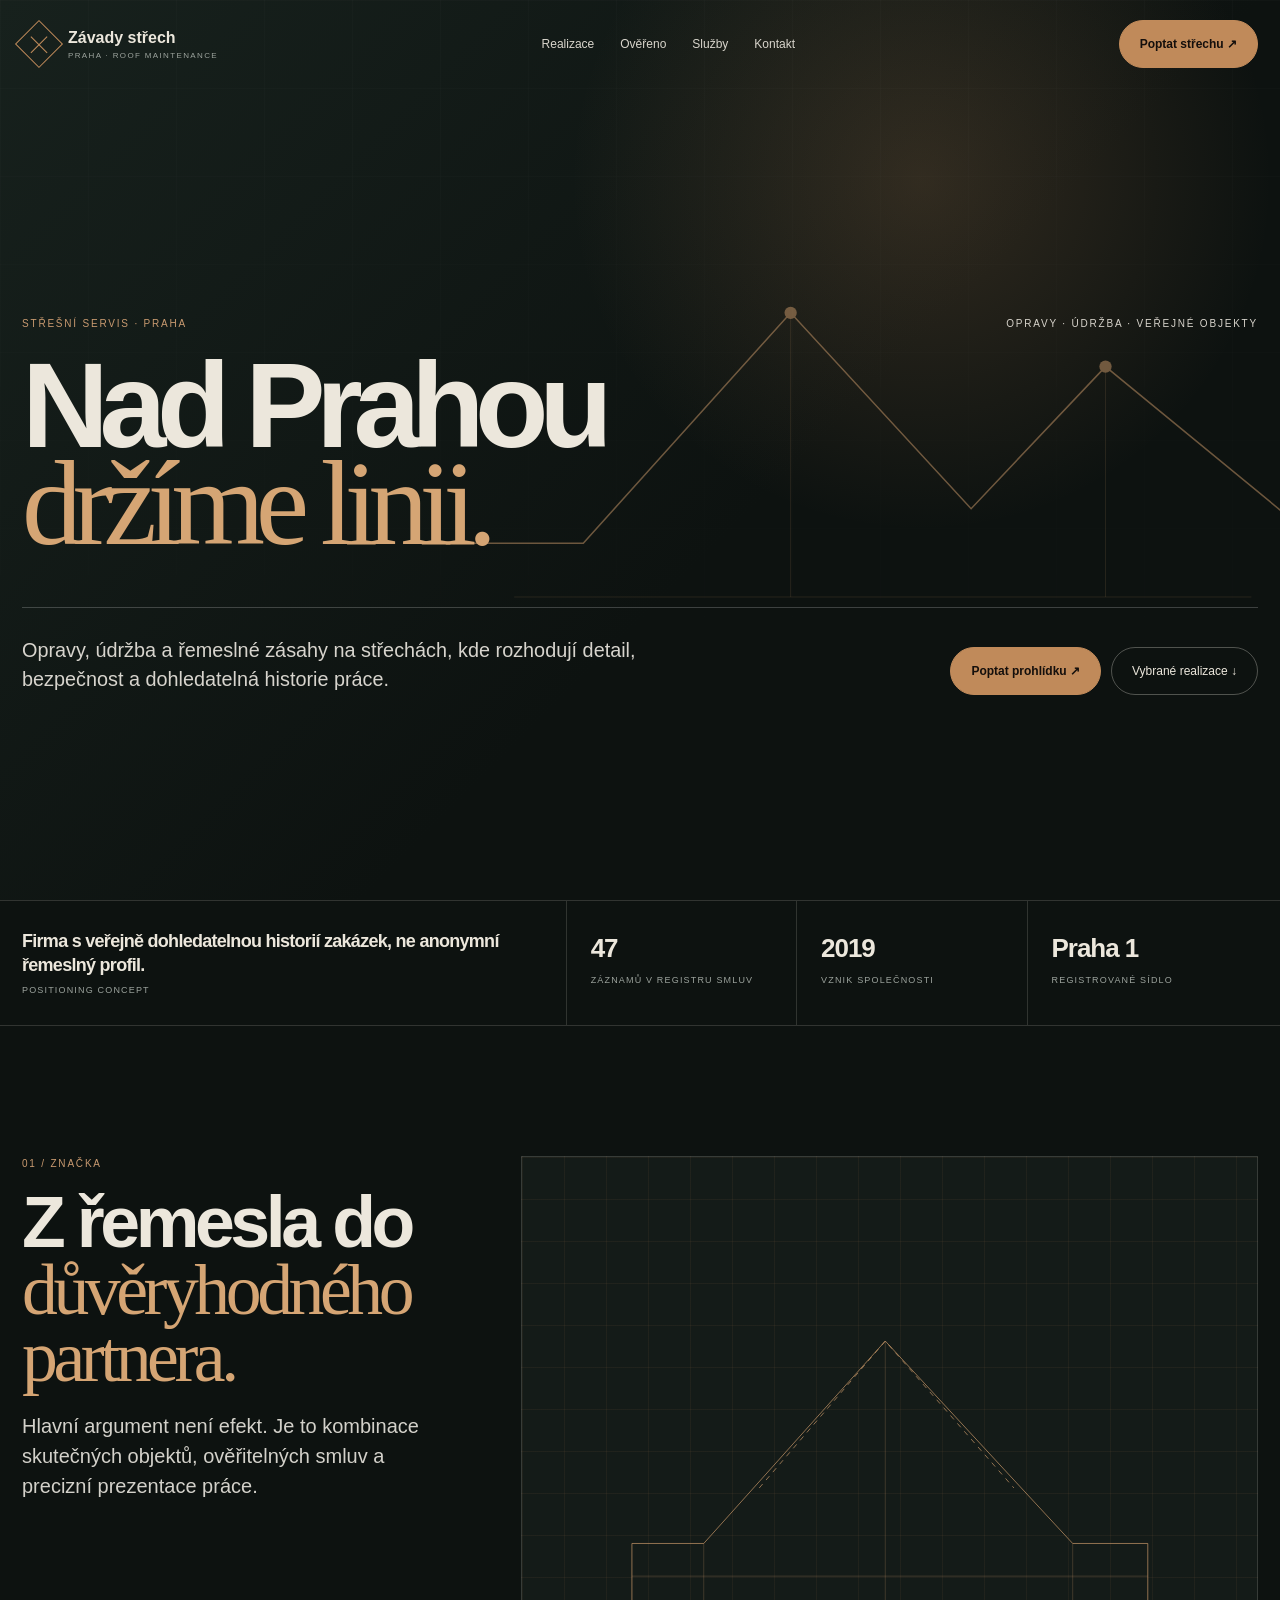
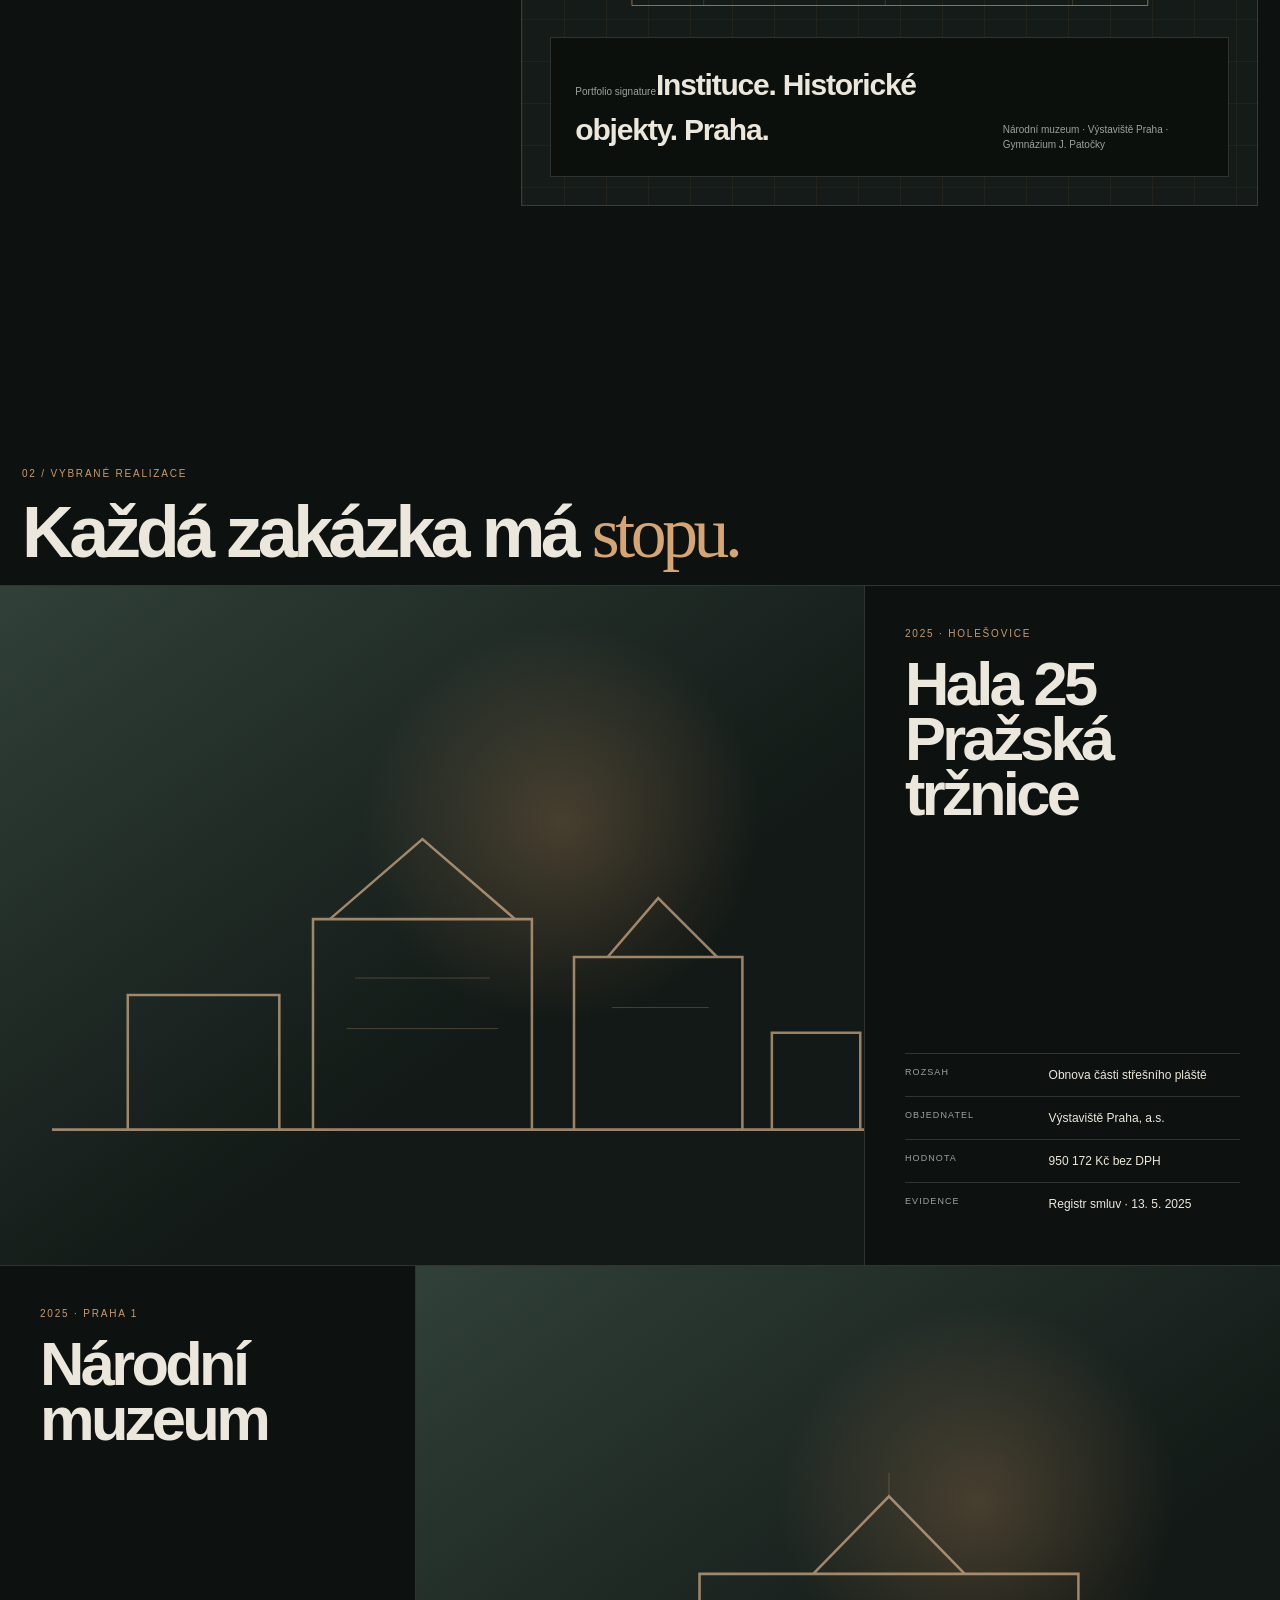
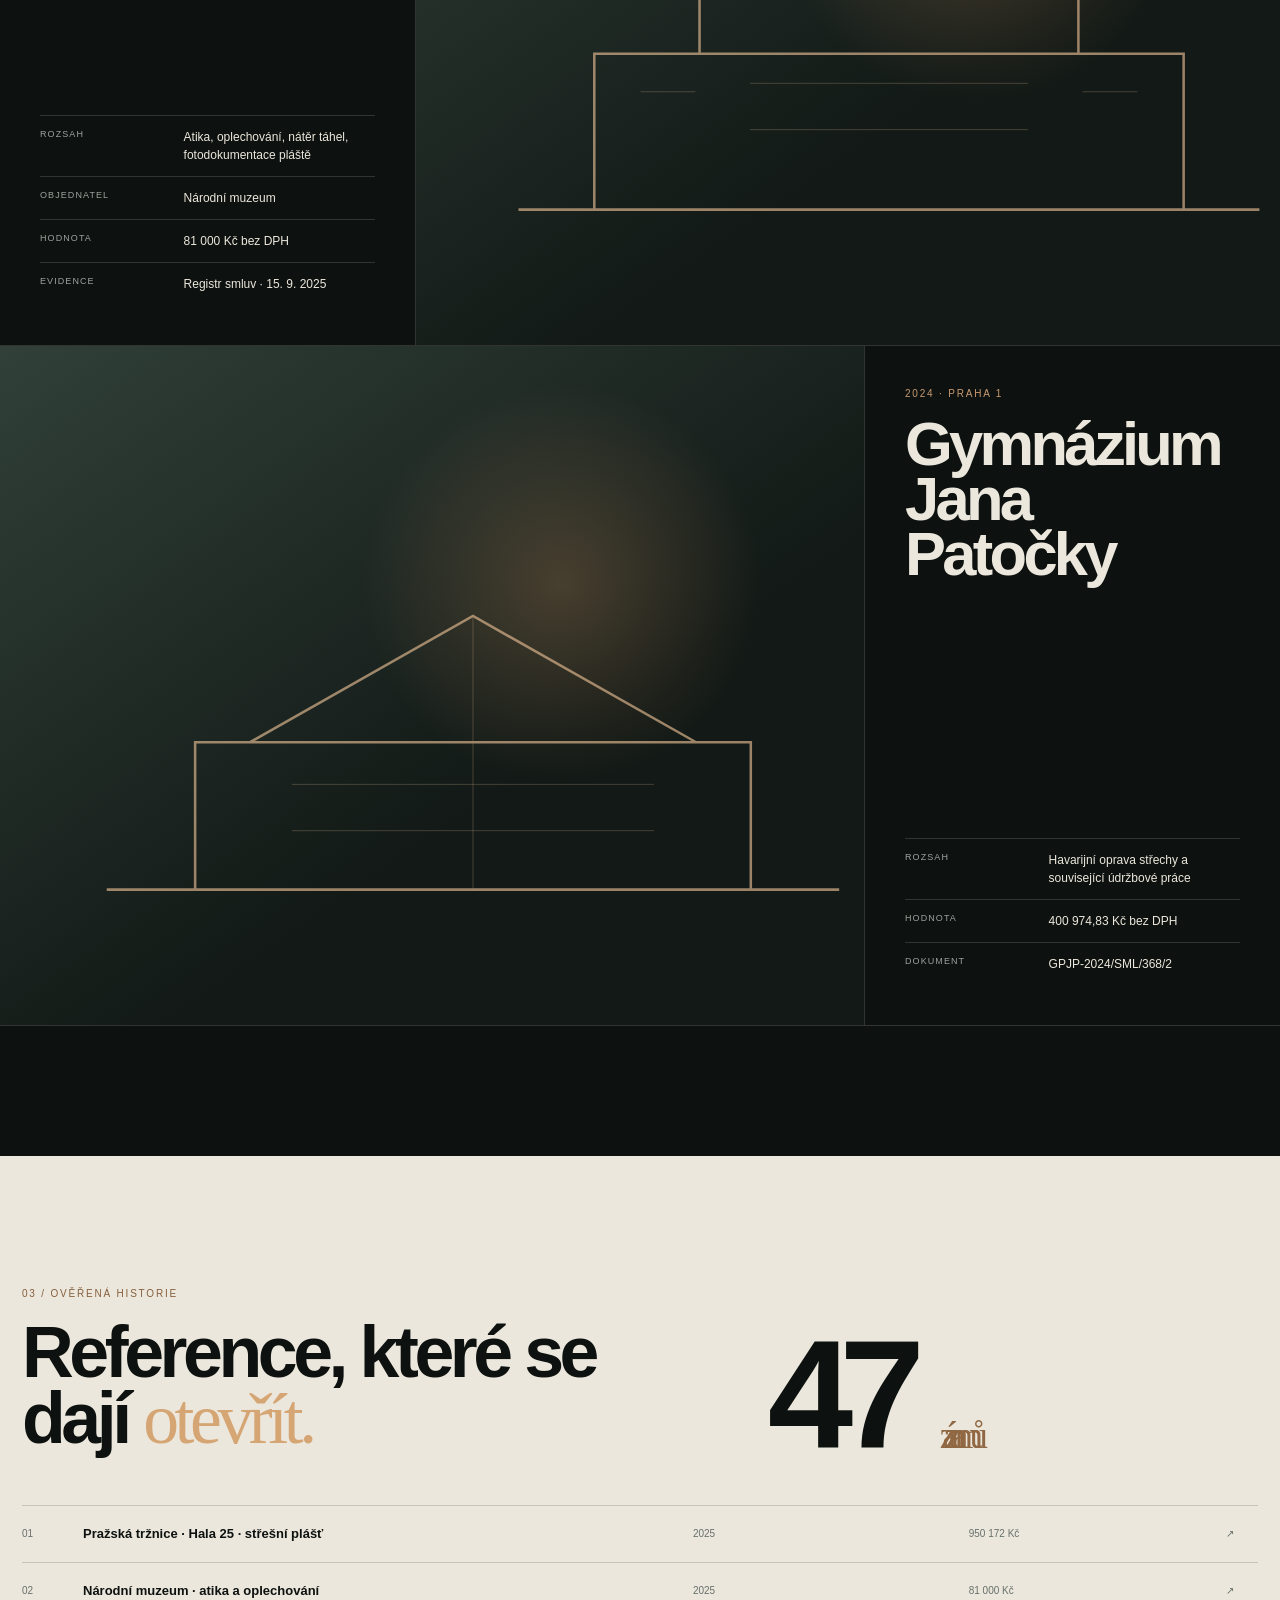
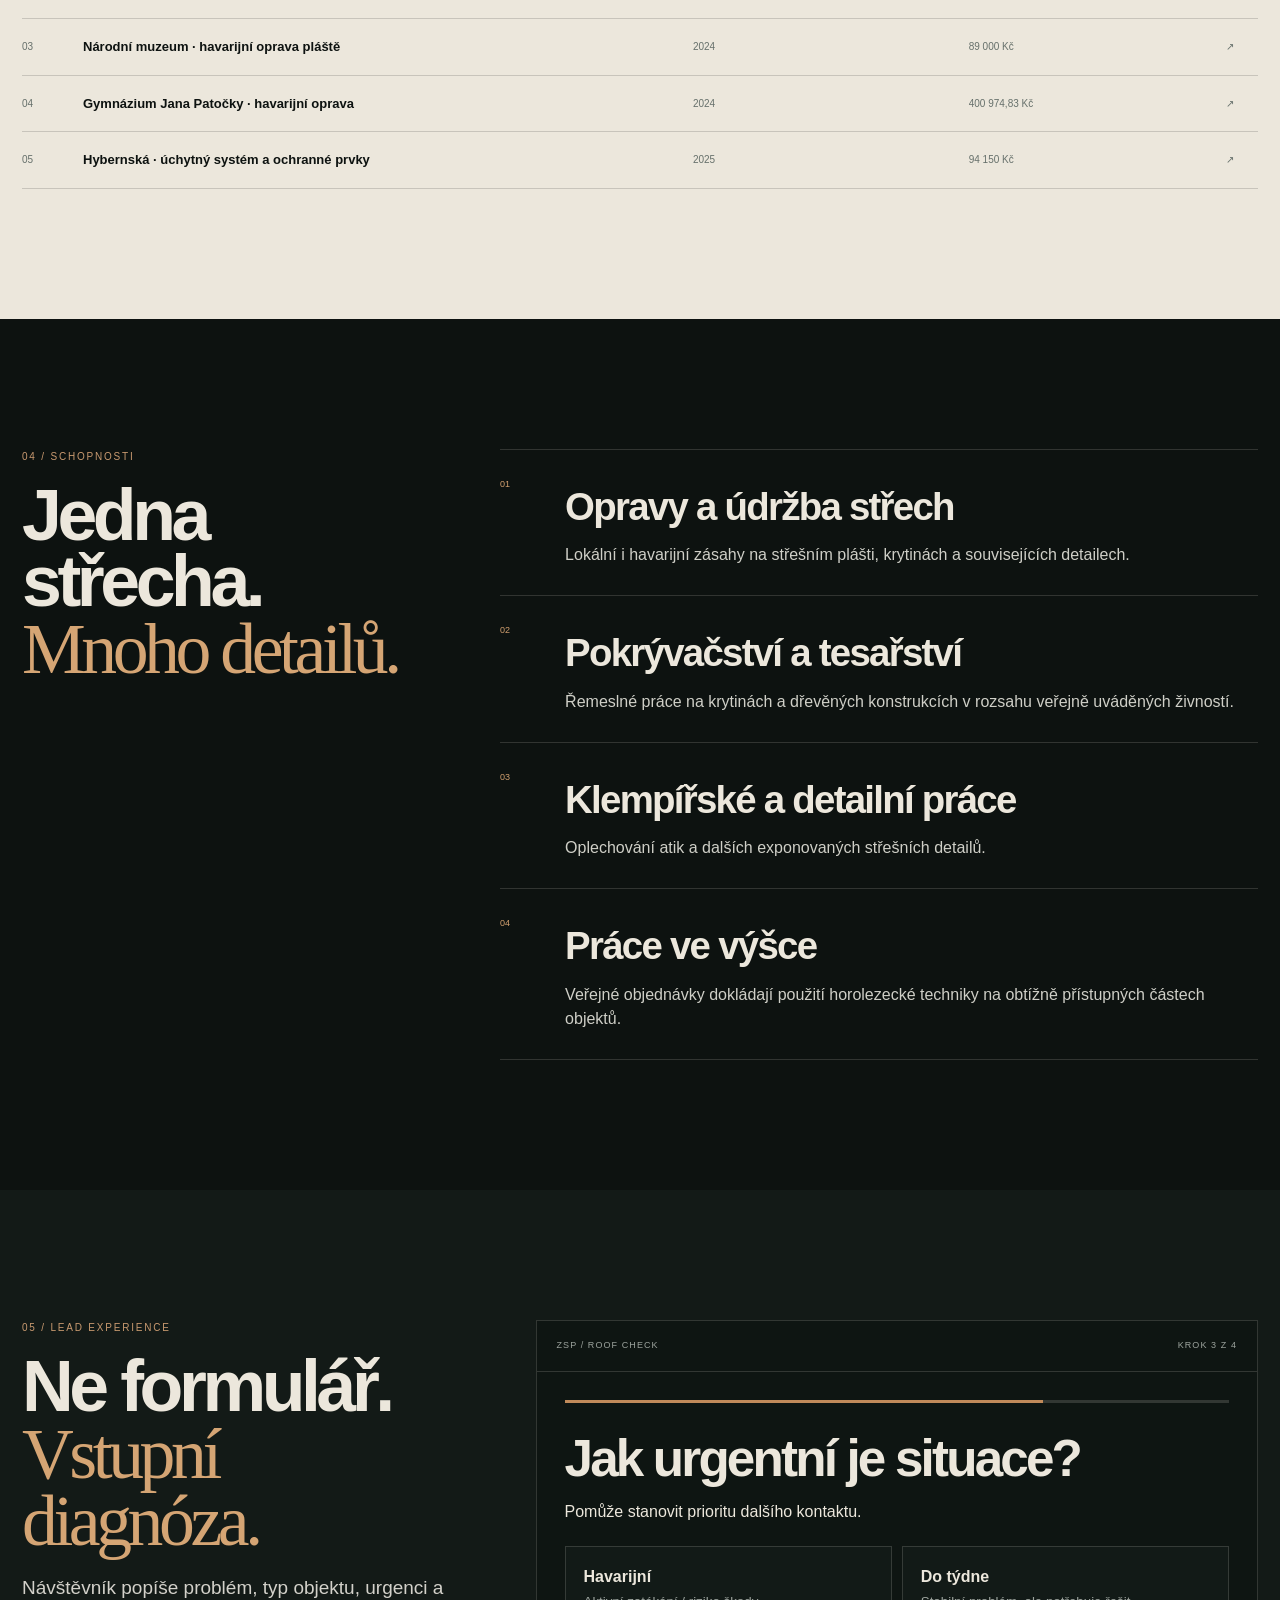
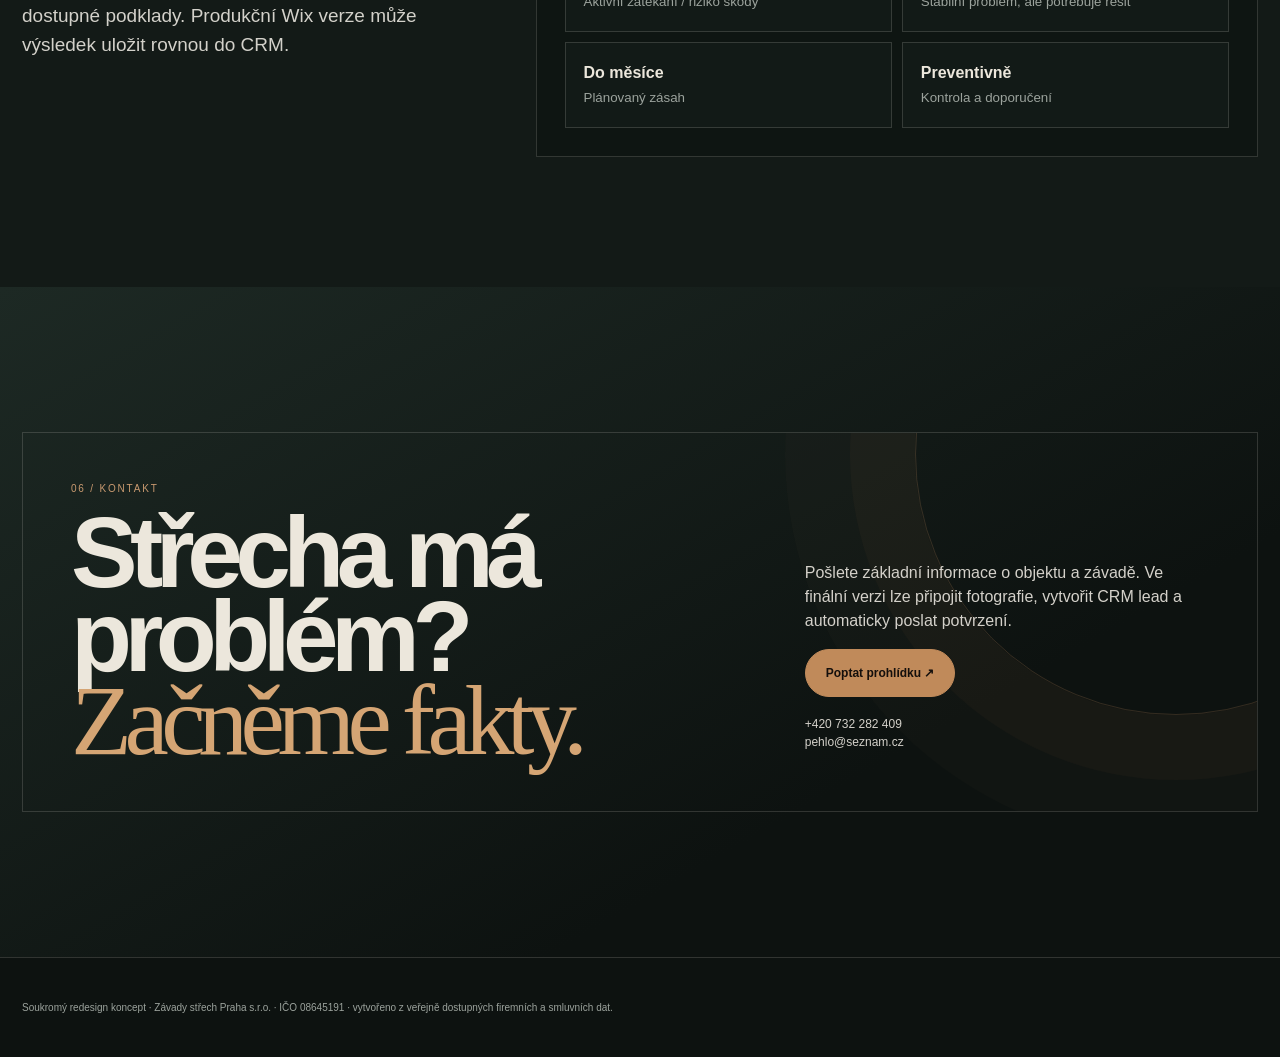
<file: zavady-strech-wix-import.html>
<!doctype html>
<html lang="cs">
<head>
<meta charset="utf-8">
<meta name="viewport" content="width=device-width,initial-scale=1">
<title>Závady střech Praha — Premium Concept</title>
<style>
:root{--ink:#0d1210;--ink2:#151c18;--paper:#ece7dc;--copper:#c08a5a;--muted:#9ca39d;--line:rgba(236,231,220,.16);--darkline:rgba(13,18,16,.16)}
*{box-sizing:border-box}html{scroll-behavior:smooth}body{margin:0;background:var(--ink);color:var(--paper);font-family:Arial,Helvetica,sans-serif;line-height:1.5;overflow-x:hidden}a{color:inherit;text-decoration:none}.wrap{width:min(calc(100% - 44px),1480px);margin:auto}.serif{font-family:Georgia,serif;font-weight:400;color:#d5a574}.micro{font-size:10px;letter-spacing:.18em;text-transform:uppercase;color:#c99a70}.btn{display:inline-flex;align-items:center;justify-content:center;padding:14px 20px;border:1px solid rgba(236,231,220,.3);border-radius:999px;font-size:12px}.btn.primary{background:var(--copper);border-color:var(--copper);color:#140f0c;font-weight:700}.nav{position:absolute;z-index:20;top:0;left:0;right:0;height:88px;display:flex;align-items:center}.navin{display:flex;align-items:center;justify-content:space-between;gap:24px}.brand{display:flex;align-items:center;gap:12px;font-weight:800}.mark{width:34px;height:34px;border:1px solid var(--copper);transform:rotate(45deg);position:relative}.mark:before,.mark:after{content:"";position:absolute;background:var(--copper)}.mark:before{width:1px;height:23px;left:16px;top:5px}.mark:after{height:1px;width:23px;left:5px;top:16px}.brand small{display:block;font-size:8px;letter-spacing:.17em;text-transform:uppercase;color:var(--muted);font-weight:500}.links{display:flex;gap:26px;font-size:12px;color:#d9d5cc}.hero{min-height:100vh;position:relative;display:flex;align-items:flex-end;overflow:hidden}.hero:before{content:"";position:absolute;inset:0;background:radial-gradient(circle at 72% 20%,rgba(192,138,90,.2),transparent 30%),linear-gradient(135deg,#17211d,#0d1210 58%)}.grid{position:absolute;inset:0;opacity:.13;background-image:linear-gradient(rgba(255,255,255,.13) 1px,transparent 1px),linear-gradient(90deg,rgba(255,255,255,.13) 1px,transparent 1px);background-size:88px 88px;mask-image:linear-gradient(to bottom,#000,transparent 86%)}.roofsvg{position:absolute;right:-5%;top:10%;width:72%;height:70%;opacity:.48}.heroContent{position:relative;z-index:4;padding:165px 0 54px}.heroMeta{display:flex;justify-content:space-between;gap:30px;margin-bottom:26px}.hero h1{font-size:clamp(64px,9.4vw,150px);line-height:.81;letter-spacing:-.078em;font-weight:600;margin:0;max-width:1250px}.heroBottom{display:grid;grid-template-columns:1.2fr .8fr;gap:58px;align-items:end;margin-top:54px;padding-top:28px;border-top:1px solid rgba(255,255,255,.2)}.hero p{font-size:clamp(18px,1.55vw,24px);max-width:760px;color:#d7d4cd;margin:0}.actions{display:flex;justify-content:flex-end;gap:10px;flex-wrap:wrap}.proof{border-top:1px solid var(--line);border-bottom:1px solid var(--line)}.proofgrid{display:grid;grid-template-columns:1.3fr repeat(3,.55fr)}.proofcell{padding:28px 24px;border-right:1px solid var(--line)}.proofcell:first-child{padding-left:0}.proofcell:last-child{border-right:0}.proofcell b{display:block;font-size:26px;letter-spacing:-.04em}.proofcell span{display:block;font-size:9px;text-transform:uppercase;letter-spacing:.13em;color:var(--muted);margin-top:6px}.proofcell.statement b{font-size:18px;max-width:480px;line-height:1.35}.section{padding:130px 0}.split{display:grid;grid-template-columns:.72fr 1.28fr;gap:85px}.sticky h2,.section h2{font-size:clamp(44px,5.6vw,86px);line-height:.93;letter-spacing:-.062em;font-weight:580;margin:18px 0}.sticky p{font-size:20px;color:#d3d1ca;max-width:620px}.blueprint{min-height:650px;border:1px solid var(--line);position:relative;overflow:hidden;background:linear-gradient(rgba(192,138,90,.07) 1px,transparent 1px),linear-gradient(90deg,rgba(192,138,90,.07) 1px,transparent 1px),#141b18;background-size:42px 42px}.blueprint svg{position:absolute;inset:10%;width:80%;height:70%}.bluecard{position:absolute;left:28px;right:28px;bottom:28px;padding:24px;border:1px solid var(--line);background:rgba(10,14,12,.86);display:flex;justify-content:space-between;gap:25px;align-items:end}.bluecard strong{font-size:30px;letter-spacing:-.04em}.bluecard span{font-size:10px;color:var(--muted)}.cases{border-top:1px solid var(--line)}.case{display:grid;grid-template-columns:1.35fr .65fr;min-height:680px;border-bottom:1px solid var(--line)}.case:nth-child(even){grid-template-columns:.65fr 1.35fr}.case:nth-child(even) .visual{order:2}.case:nth-child(even) .info{order:1}.visual{position:relative;overflow:hidden;background:#161f1b}.visual:before{content:"";position:absolute;inset:0;background:radial-gradient(circle at 65% 35%,rgba(192,138,90,.28),transparent 28%),linear-gradient(145deg,#314039,#121916 62%)}.visual .city{position:absolute;left:6%;right:6%;bottom:10%;height:62%;opacity:.7}.info{padding:40px;display:flex;flex-direction:column;justify-content:space-between;border-left:1px solid var(--line)}.case:nth-child(even) .info{border-left:0;border-right:1px solid var(--line)}.info h3{font-size:clamp(38px,4.8vw,74px);line-height:.9;letter-spacing:-.06em;font-weight:560;margin:15px 0}.data{margin-top:35px}.row{display:grid;grid-template-columns:.8fr 1.2fr;gap:16px;padding:12px 0;border-top:1px solid var(--line)}.row span{font-size:9px;text-transform:uppercase;letter-spacing:.12em;color:var(--muted)}.row b{font-size:12px;font-weight:500}.ledgerSection{background:var(--paper);color:var(--ink)}.ledgerSection .micro{color:#865f3d}.ledgerTop{display:grid;grid-template-columns:1fr .72fr;gap:65px;align-items:end}.ledgerTop h2{margin-bottom:0}.big{font-size:clamp(90px,12vw,170px);line-height:.75;letter-spacing:-.09em;font-weight:620}.big small{font-family:Georgia,serif;font-size:.24em;color:#906843;font-weight:400}.ledger{margin-top:52px;border-top:1px solid var(--darkline)}.lrow{display:grid;grid-template-columns:45px 1.6fr .7fr .65fr 32px;gap:16px;padding:18px 0;border-bottom:1px solid var(--darkline);align-items:center}.lrow span{font-size:10px;color:#66706b}.lrow b{font-size:13px}.caps{display:grid;grid-template-columns:.7fr 1.3fr;gap:70px}.caplist{border-top:1px solid var(--line)}.cap{display:grid;grid-template-columns:50px 1fr;gap:15px;padding:28px 0;border-bottom:1px solid var(--line)}.cap span{font-size:9px;color:#d2a06f}.cap h3{font-size:clamp(27px,3vw,44px);letter-spacing:-.045em;margin:0 0 8px}.cap p{margin:0;color:#cfcfc7;max-width:700px}.diagnostic{background:#131a17}.diag{display:grid;grid-template-columns:.75fr 1.25fr;gap:80px}.app{border:1px solid var(--line);background:#0e1512}.apphead{display:flex;justify-content:space-between;padding:18px 20px;border-bottom:1px solid var(--line);font-size:9px;text-transform:uppercase;letter-spacing:.12em;color:var(--muted)}.appbody{padding:28px}.appbody h3{font-size:clamp(34px,4vw,56px);letter-spacing:-.055em;line-height:1;margin:0 0 10px}.choices{display:grid;grid-template-columns:1fr 1fr;gap:10px;margin-top:22px}.choice{padding:18px;border:1px solid var(--line);background:#121a17}.choice b{display:block}.choice small{color:var(--muted)}.bar{height:3px;background:var(--line);margin-bottom:30px}.bar i{display:block;width:72%;height:100%;background:var(--copper)}.contact{padding:145px 0;background:linear-gradient(150deg,#1d2924,#0d1210 70%)}.contactbox{border:1px solid var(--line);padding:48px;position:relative;overflow:hidden}.contactbox:after{content:"";position:absolute;right:-180px;top:-240px;width:520px;height:520px;border:1px solid rgba(192,138,90,.22);border-radius:50%;box-shadow:0 0 0 65px rgba(192,138,90,.04),0 0 0 130px rgba(192,138,90,.018)}.contactrow{display:grid;grid-template-columns:1.25fr .75fr;gap:60px;align-items:end;position:relative;z-index:2}.contact h2{font-size:clamp(56px,7.8vw,112px);line-height:.84;letter-spacing:-.075em;margin:15px 0 0}.contact p{color:#d4d1ca}.footer{padding:42px 0;border-top:1px solid var(--line);font-size:10px;color:var(--muted)}
@media(max-width:1000px){.links{display:none}.heroBottom,.split,.ledgerTop,.caps,.diag,.contactrow{grid-template-columns:1fr}.actions{justify-content:flex-start}.case,.case:nth-child(even){grid-template-columns:1fr}.case:nth-child(even) .visual,.case:nth-child(even) .info{order:initial}.info,.case:nth-child(even) .info{border-left:0;border-right:0;border-top:1px solid var(--line)}.visual{min-height:520px}}
@media(max-width:680px){.wrap{width:min(calc(100% - 28px),1480px)}.nav .btn{display:none}.heroContent{padding:130px 0 32px}.heroMeta{flex-direction:column;align-items:flex-start}.heroBottom{gap:24px;margin-top:34px}.actions .btn{width:100%}.proofgrid{grid-template-columns:1fr 1fr}.proofcell.statement{grid-column:1/-1}.proofcell{border-bottom:1px solid var(--line)}.section{padding:86px 0}.blueprint{min-height:440px}.bluecard{left:16px;right:16px;bottom:16px;display:block}.case{min-height:auto}.visual{min-height:420px}.info{padding:26px 18px}.row{grid-template-columns:1fr}.lrow{grid-template-columns:36px 1fr 28px}.lrow>:nth-child(3),.lrow>:nth-child(4){display:none}.choices{grid-template-columns:1fr}.contactbox{padding:26px 20px}}
</style>
</head>
<body>
<header class="nav"><div class="wrap navin"><a class="brand" href="#top"><span class="mark"></span><span>Závady střech<small>Praha · roof maintenance</small></span></a><nav class="links"><a href="#work">Realizace</a><a href="#proof">Ověřeno</a><a href="#services">Služby</a><a href="#contact">Kontakt</a></nav><a class="btn primary" href="#contact">Poptat střechu ↗</a></div></header>
<main id="top">
<section class="hero"><div class="grid"></div><svg class="roofsvg" viewBox="0 0 1200 700" fill="none" xmlns="http://www.w3.org/2000/svg"><path d="M20 530H210L480 230L715 485L890 300L1170 530" stroke="#D4A06E" stroke-width="2"/><path d="M120 600H1080M480 230V600M890 300V600" stroke="#D4A06E" stroke-opacity=".35"/><circle cx="480" cy="230" r="8" fill="#D4A06E"/><circle cx="890" cy="300" r="8" fill="#D4A06E"/></svg><div class="wrap heroContent"><div class="heroMeta"><div class="micro">Střešní servis · Praha</div><div class="micro" style="color:#d8d4cc">Opravy · údržba · veřejné objekty</div></div><h1>Nad Prahou<br><span class="serif">držíme linii.</span></h1><div class="heroBottom"><p>Opravy, údržba a řemeslné zásahy na střechách, kde rozhodují detail, bezpečnost a dohledatelná historie práce.</p><div class="actions"><a class="btn primary" href="#contact">Poptat prohlídku ↗</a><a class="btn" href="#work">Vybrané realizace ↓</a></div></div></div></section>
<section class="proof"><div class="wrap proofgrid"><div class="proofcell statement"><b>Firma s veřejně dohledatelnou historií zakázek, ne anonymní řemeslný profil.</b><span>Positioning concept</span></div><div class="proofcell"><b>47</b><span>záznamů v Registru smluv</span></div><div class="proofcell"><b>2019</b><span>vznik společnosti</span></div><div class="proofcell"><b>Praha 1</b><span>registrované sídlo</span></div></div></section>
<section class="section"><div class="wrap split"><div class="sticky"><div class="micro">01 / Značka</div><h2>Z řemesla do <span class="serif">důvěryhodného partnera.</span></h2><p>Hlavní argument není efekt. Je to kombinace skutečných objektů, ověřitelných smluv a precizní prezentace práce.</p></div><div class="blueprint"><svg viewBox="0 0 900 560" fill="none" xmlns="http://www.w3.org/2000/svg"><path d="M55 425H165L443 115L730 425H845V520H55V425Z" stroke="#D4A06E"/><path d="M165 425V520M443 115V520M730 425V520M55 475H845" stroke="#D4A06E" stroke-opacity=".35"/><path d="M250 340L443 115L640 340" stroke="#D4A06E" stroke-dasharray="8 8"/></svg><div class="bluecard"><div><span>Portfolio signature</span><strong>Instituce. Historické objekty. Praha.</strong></div><span>Národní muzeum · Výstaviště Praha · Gymnázium J. Patočky</span></div></div></div></section>
<section class="section" id="work"><div class="wrap"><div class="micro">02 / Vybrané realizace</div><h2>Každá zakázka má <span class="serif">stopu.</span></h2></div><div class="cases">
<article class="case"><div class="visual"><svg class="city" viewBox="0 0 1000 500" fill="none"><path d="M0 420H1000M90 420V260H270V420M310 420V170H570V420M620 420V215H820V420M855 420V305H960V420" stroke="#D7B18A" stroke-width="3"/><path d="M330 170L440 75L550 170M660 215L720 145L790 215" stroke="#D7B18A" stroke-width="3"/><path d="M360 240H520M350 300H530M665 275H780" stroke="#D7B18A" stroke-opacity=".45"/></svg></div><div class="info"><div><div class="micro">2025 · Holešovice</div><h3>Hala 25<br>Pražská tržnice</h3></div><div class="data"><div class="row"><span>Rozsah</span><b>Obnova části střešního pláště</b></div><div class="row"><span>Objednatel</span><b>Výstaviště Praha, a.s.</b></div><div class="row"><span>Hodnota</span><b>950 172 Kč bez DPH</b></div><div class="row"><span>Evidence</span><b>Registr smluv · 13. 5. 2025</b></div></div></div></article>
<article class="case"><div class="visual"><svg class="city" viewBox="0 0 1000 500" fill="none"><path d="M60 420H940M150 420V235H850V420M275 235V140H725V235M410 140L500 48L590 140" stroke="#D7B18A" stroke-width="3"/><path d="M500 48V20M335 270H665M335 325H665M205 280H270M730 280H795" stroke="#D7B18A" stroke-opacity=".45"/></svg></div><div class="info"><div><div class="micro">2025 · Praha 1</div><h3>Národní<br>muzeum</h3></div><div class="data"><div class="row"><span>Rozsah</span><b>Atika, oplechování, nátěr táhel, fotodokumentace pláště</b></div><div class="row"><span>Objednatel</span><b>Národní muzeum</b></div><div class="row"><span>Hodnota</span><b>81 000 Kč bez DPH</b></div><div class="row"><span>Evidence</span><b>Registr smluv · 15. 9. 2025</b></div></div></div></article>
<article class="case"><div class="visual"><svg class="city" viewBox="0 0 1000 500" fill="none"><path d="M65 420H935M170 420V245H830V420M235 245L500 95L765 245" stroke="#D7B18A" stroke-width="3"/><path d="M500 95V420M285 295H715M285 350H715" stroke="#D7B18A" stroke-opacity=".45"/></svg></div><div class="info"><div><div class="micro">2024 · Praha 1</div><h3>Gymnázium<br>Jana Patočky</h3></div><div class="data"><div class="row"><span>Rozsah</span><b>Havarijní oprava střechy a související údržbové práce</b></div><div class="row"><span>Hodnota</span><b>400 974,83 Kč bez DPH</b></div><div class="row"><span>Dokument</span><b>GPJP-2024/SML/368/2</b></div></div></div></article>
</div></section>
<section class="section ledgerSection" id="proof"><div class="wrap"><div class="ledgerTop"><div><div class="micro">03 / Ověřená historie</div><h2>Reference, které se dají <span class="serif">otevřít.</span></h2></div><div class="big">47 <small>záznamů</small></div></div><div class="ledger"><div class="lrow"><span>01</span><b>Pražská tržnice · Hala 25 · střešní plášť</b><span>2025</span><span>950 172 Kč</span><span>↗</span></div><div class="lrow"><span>02</span><b>Národní muzeum · atika a oplechování</b><span>2025</span><span>81 000 Kč</span><span>↗</span></div><div class="lrow"><span>03</span><b>Národní muzeum · havarijní oprava pláště</b><span>2024</span><span>89 000 Kč</span><span>↗</span></div><div class="lrow"><span>04</span><b>Gymnázium Jana Patočky · havarijní oprava</b><span>2024</span><span>400 974,83 Kč</span><span>↗</span></div><div class="lrow"><span>05</span><b>Hybernská · úchytný systém a ochranné prvky</b><span>2025</span><span>94 150 Kč</span><span>↗</span></div></div></div></section>
<section class="section" id="services"><div class="wrap caps"><div><div class="micro">04 / Schopnosti</div><h2>Jedna střecha.<br><span class="serif">Mnoho detailů.</span></h2></div><div class="caplist"><div class="cap"><span>01</span><div><h3>Opravy a údržba střech</h3><p>Lokální i havarijní zásahy na střešním plášti, krytinách a souvisejících detailech.</p></div></div><div class="cap"><span>02</span><div><h3>Pokrývačství a tesařství</h3><p>Řemeslné práce na krytinách a dřevěných konstrukcích v rozsahu veřejně uváděných živností.</p></div></div><div class="cap"><span>03</span><div><h3>Klempířské a detailní práce</h3><p>Oplechování atik a dalších exponovaných střešních detailů.</p></div></div><div class="cap"><span>04</span><div><h3>Práce ve výšce</h3><p>Veřejné objednávky dokládají použití horolezecké techniky na obtížně přístupných částech objektů.</p></div></div></div></div></section>
<section class="section diagnostic"><div class="wrap diag"><div><div class="micro">05 / Lead experience</div><h2>Ne formulář.<br><span class="serif">Vstupní diagnóza.</span></h2><p style="font-size:19px;color:#d3d1ca">Návštěvník popíše problém, typ objektu, urgenci a dostupné podklady. Produkční Wix verze může výsledek uložit rovnou do CRM.</p></div><div class="app"><div class="apphead"><span>ZSP / Roof Check</span><span>Krok 3 z 4</span></div><div class="appbody"><div class="bar"><i></i></div><h3>Jak urgentní je situace?</h3><p class="muted">Pomůže stanovit prioritu dalšího kontaktu.</p><div class="choices"><div class="choice"><b>Havarijní</b><small>Aktivní zatékání / riziko škody</small></div><div class="choice"><b>Do týdne</b><small>Stabilní problém, ale potřebuje řešit</small></div><div class="choice"><b>Do měsíce</b><small>Plánovaný zásah</small></div><div class="choice"><b>Preventivně</b><small>Kontrola a doporučení</small></div></div></div></div></div></section>
<section class="contact" id="contact"><div class="wrap"><div class="contactbox"><div class="contactrow"><div><div class="micro">06 / Kontakt</div><h2>Střecha má problém?<br><span class="serif">Začněme fakty.</span></h2></div><div><p>Pošlete základní informace o objektu a závadě. Ve finální verzi lze připojit fotografie, vytvořit CRM lead a automaticky poslat potvrzení.</p><a class="btn primary" href="mailto:pehlo@seznam.cz">Poptat prohlídku ↗</a><p style="font-size:12px;margin-top:18px">+420 732 282 409<br>pehlo@seznam.cz</p></div></div></div></div></section>
</main>
<footer class="footer"><div class="wrap">Soukromý redesign koncept · Závady střech Praha s.r.o. · IČO 08645191 · vytvořeno z veřejně dostupných firemních a smluvních dat.</div></footer>
</body>
</html>
</file>
